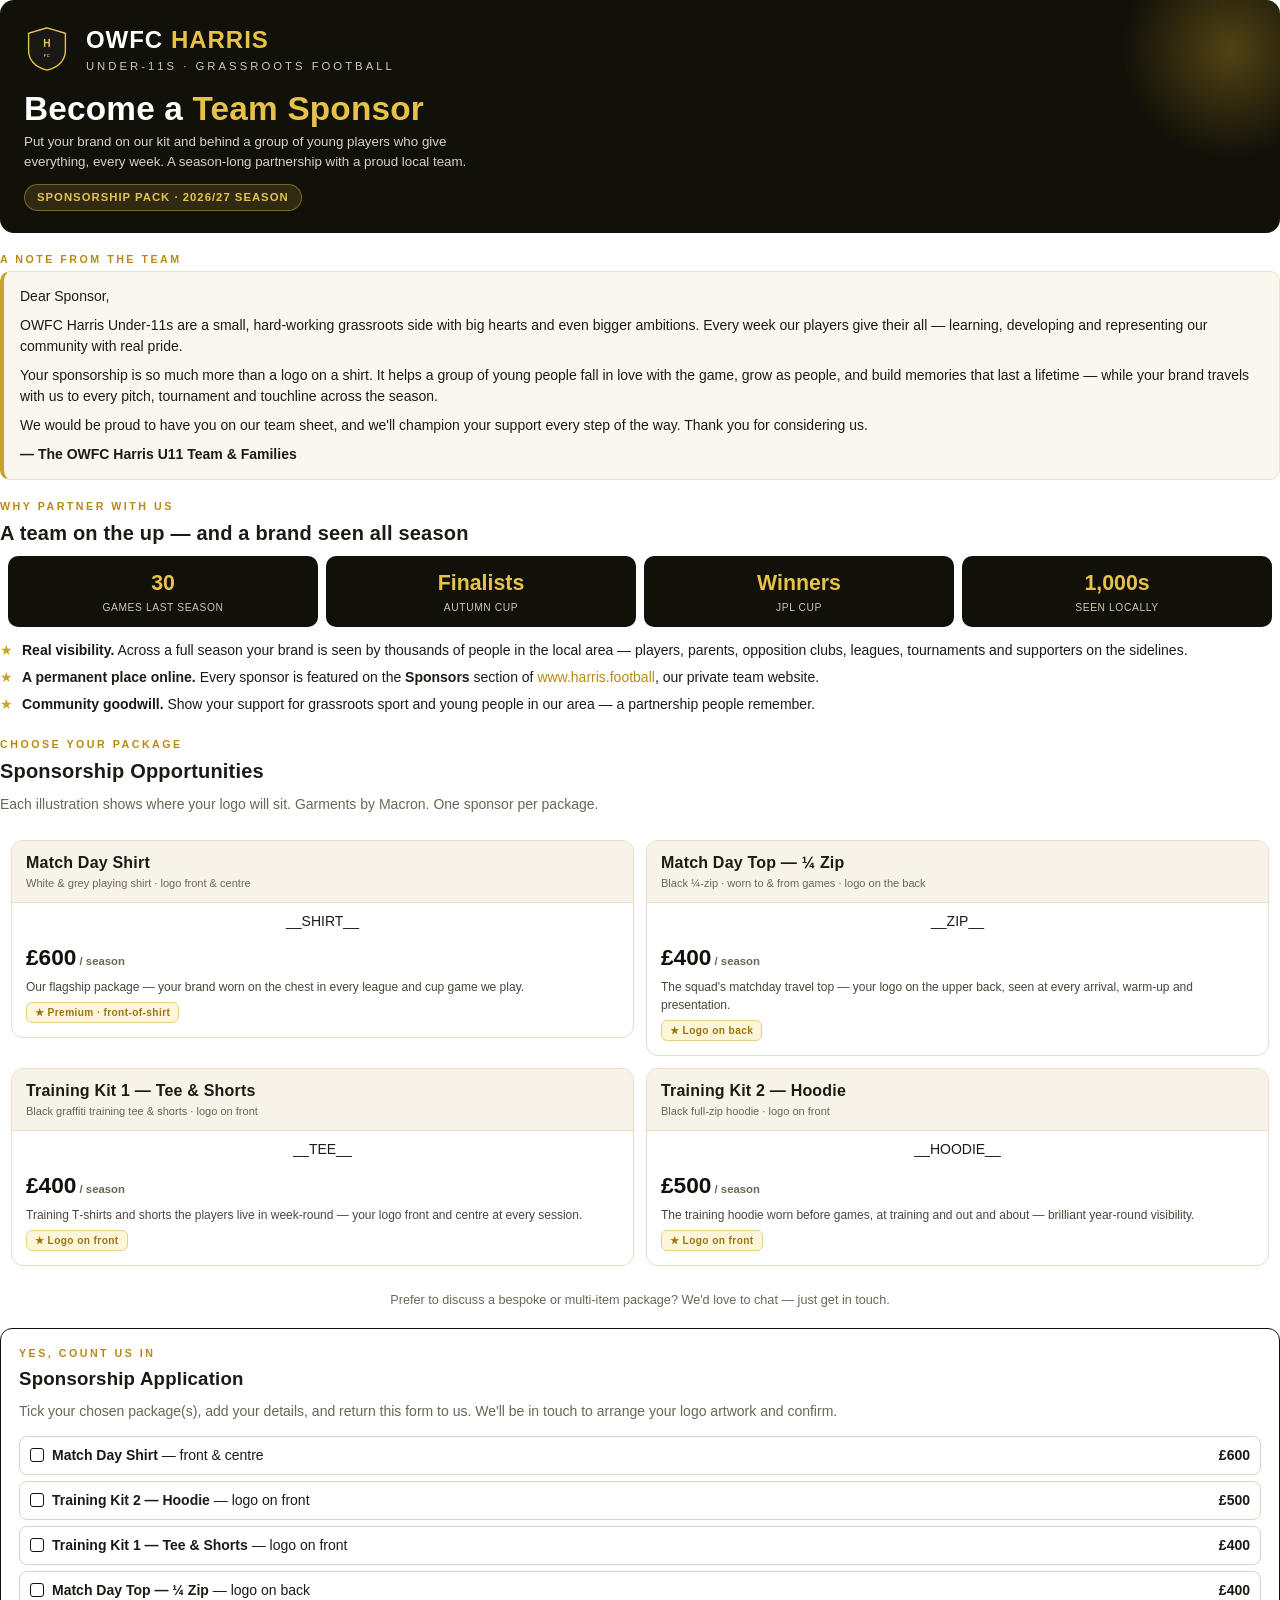
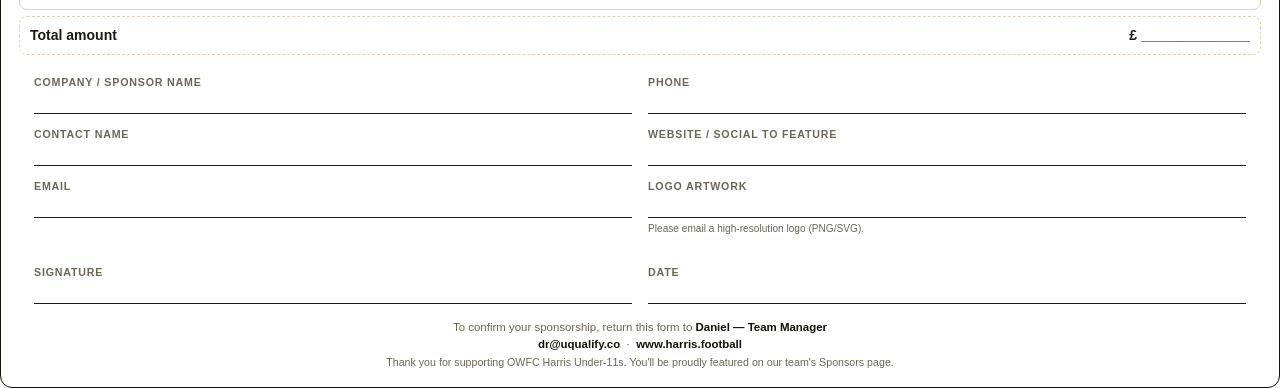
<file: sponsorship/sponsorship.html>
<!doctype html>
<html lang="en">
<head>
<meta charset="utf-8"/>
<title>OWFC Harris U11 — Sponsorship 2026/27</title>
<style>
  @page { size: A4; margin: 14mm 14mm 16mm 14mm; }
  * { box-sizing: border-box; }
  html { -weasy-hyphens: none; }
  body {
    font-family: "Helvetica Neue", Helvetica, Arial, sans-serif;
    color: #1c1a14; margin: 0; font-size: 10.5pt; line-height: 1.5;
  }
  h1,h2,h3 { font-family: "Arial Black", Arial, sans-serif; letter-spacing:.2px; margin:0; }
  .gold { color:#b78a16; }
  .muted { color:#6b6657; }
  a { color:#b78a16; text-decoration:none; }

  /* ---- hero ---- */
  .hero { background:#111009; color:#fff; border-radius:14px; padding:22px 24px; position:relative; overflow:hidden; }
  .hero:after { content:""; position:absolute; right:-60px; top:-60px; width:220px; height:220px;
    background:radial-gradient(circle, rgba(201,162,39,.35), transparent 70%); }
  .crest { display:inline-block; width:46px; height:46px; vertical-align:middle; margin-right:12px; }
  .hero .club { display:inline-block; vertical-align:middle; }
  .hero .club .k { font-size:18pt; font-weight:900; letter-spacing:1px; }
  .hero .club .k span { color:#e6c24a; }
  .hero .club .s { font-size:8.5pt; letter-spacing:3px; text-transform:uppercase; color:#cfc7b0; }
  .hero h1 { font-size:25pt; line-height:1.05; margin:16px 0 6px; }
  .hero h1 span { color:#e6c24a; }
  .hero .sub { color:#d8d2c2; max-width:62ch; font-size:10pt; }
  .season-pill { display:inline-block; margin-top:12px; background:rgba(230,194,74,.15); color:#e6c24a;
    border:1px solid rgba(230,194,74,.4); border-radius:999px; padding:4px 12px; font-size:8.5pt; font-weight:800; letter-spacing:1px; }

  /* ---- sections ---- */
  .eyebrow { color:#b78a16; font-weight:900; font-size:8pt; letter-spacing:2.5px; text-transform:uppercase; margin:0 0 4px; }
  .section { margin-top:18px; }
  .section h2 { font-size:15pt; margin-bottom:8px; }
  .lead { background:#faf7ee; border:1px solid #ece3cc; border-left:4px solid #c9a227; border-radius:10px; padding:14px 16px; }
  .lead p { margin:0 0 8px; }
  .lead p:last-child { margin-bottom:0; }
  .sign { font-weight:800; color:#1c1a14; }

  /* ---- stat chips ---- */
  .stats { width:100%; border-collapse:separate; border-spacing:8px 0; margin:6px 0 4px; }
  .stats td { width:25%; background:#111009; color:#fff; border-radius:10px; padding:12px 10px; text-align:center; vertical-align:middle; }
  .stats .n { font-size:16pt; font-weight:900; color:#e6c24a; font-family:"Arial Black",Arial; }
  .stats .l { font-size:7.7pt; color:#cfc7b0; text-transform:uppercase; letter-spacing:.6px; }
  .bene { margin:10px 0 0; padding:0; list-style:none; }
  .bene li { padding:3px 0 3px 22px; position:relative; }
  .bene li:before { content:"\2605"; position:absolute; left:0; color:#c9a227; }

  /* ---- package cards ---- */
  .pkgs { width:100%; border-collapse:separate; border-spacing:10px; }
  .pkgs td { width:50%; vertical-align:top; }
  .card { border:1px solid #e7ddc6; border-radius:12px; overflow:hidden; page-break-inside:avoid; }
  .card .top { background:#f7f3e8; padding:10px 14px; border-bottom:1px solid #e7ddc6; }
  .card .top h3 { font-size:12pt; }
  .card .top .place { font-size:8.3pt; color:#6b6657; }
  .card .art { text-align:center; padding:8px 8px 2px; }
  .card .art svg { width:150px; height:150px; }
  .card .body { padding:6px 14px 14px; }
  .card .price { font-size:17pt; font-weight:900; color:#111009; font-family:"Arial Black",Arial; }
  .card .price small { font-size:8.5pt; font-weight:700; color:#6b6657; }
  .card .desc { font-size:9pt; color:#4b4639; margin:4px 0 0; }
  .tagspot { display:inline-block; background:#fff6da; color:#9a7510; border:1px solid #e7cf86;
    border-radius:6px; padding:2px 8px; font-size:7.6pt; font-weight:800; letter-spacing:.4px; margin-top:6px; }

  /* ---- price summary ---- */
  .summary { width:100%; border-collapse:collapse; margin-top:6px; }
  .summary th, .summary td { text-align:left; padding:8px 10px; border-bottom:1px solid #eadfca; font-size:9.5pt; }
  .summary th { background:#111009; color:#e6c24a; font-size:8pt; letter-spacing:1px; text-transform:uppercase; }
  .summary td.amt, .summary th.amt { text-align:right; font-weight:800; }

  /* ---- form ---- */
  .form { border:1.5px solid #111009; border-radius:12px; padding:16px 18px; }
  .form h2 { font-size:14pt; }
  .opt { border:1px solid #ddd3bd; border-radius:8px; padding:8px 10px; margin:6px 0; }
  .opt .box { display:inline-block; width:14px; height:14px; border:1.6px solid #111009; border-radius:3px; vertical-align:-2px; margin-right:8px; }
  .opt .amt { float:right; font-weight:900; }
  .field { margin-top:12px; }
  .field .lab { font-size:8pt; font-weight:800; letter-spacing:.8px; text-transform:uppercase; color:#6b6657; }
  .line { border-bottom:1.2px solid #1c1a14; height:18px; margin-top:6px; }
  .two { width:100%; border-collapse:separate; border-spacing:14px 0; }
  .two td { width:50%; vertical-align:top; }
  .foot { margin-top:14px; text-align:center; color:#6b6657; font-size:8.6pt; }
  .foot b { color:#111009; }
  .pgbreak { page-break-before: always; }
</style>
</head>
<body>

  <!-- ============ HERO ============ -->
  <div class="hero">
    <svg class="crest" viewBox="0 0 100 100" xmlns="http://www.w3.org/2000/svg">
      <path d="M50 4 L90 16 V52 C90 76 72 90 50 96 C28 90 10 76 10 52 V16 Z" fill="#1a1813" stroke="#e6c24a" stroke-width="3"/>
      <text x="50" y="46" text-anchor="middle" font-family="Arial Black,Arial" font-size="22" fill="#e6c24a" font-weight="900">H</text>
      <text x="50" y="68" text-anchor="middle" font-family="Arial" font-size="9" fill="#fff" letter-spacing="1">FC</text>
    </svg>
    <div class="club">
      <div class="k">OWFC <span>HARRIS</span></div>
      <div class="s">Under&#8209;11s &#183; Grassroots Football</div>
    </div>
    <h1>Become a <span>Team Sponsor</span></h1>
    <div class="sub">Put your brand on our kit and behind a group of young players who give everything, every week. A season-long partnership with a proud local team.</div>
    <div class="season-pill">SPONSORSHIP PACK &#183; 2026/27 SEASON</div>
  </div>

  <!-- ============ WARM MESSAGE ============ -->
  <div class="section">
    <div class="eyebrow">A note from the team</div>
    <div class="lead">
      <p>Dear Sponsor,</p>
      <p>OWFC Harris Under&#8209;11s are a small, hard&#8209;working grassroots side with big hearts and even bigger ambitions. Every week our players give their all &mdash; learning, developing and representing our community with real pride.</p>
      <p>Your sponsorship is so much more than a logo on a shirt. It helps a group of young people fall in love with the game, grow as people, and build memories that last a lifetime &mdash; while your brand travels with us to every pitch, tournament and touchline across the season.</p>
      <p>We would be proud to have you on our team sheet, and we'll champion your support every step of the way. Thank you for considering us.</p>
      <p class="sign">&mdash; The OWFC Harris U11 Team &amp; Families</p>
    </div>
  </div>

  <!-- ============ WHY SPONSOR ============ -->
  <div class="section">
    <div class="eyebrow">Why partner with us</div>
    <h2>A team on the up &mdash; and a brand seen all season</h2>
    <table class="stats"><tr>
      <td><div class="n">30</div><div class="l">Games last season</div></td>
      <td><div class="n">Finalists</div><div class="l">Autumn Cup</div></td>
      <td><div class="n">Winners</div><div class="l">JPL Cup</div></td>
      <td><div class="n">1,000s</div><div class="l">Seen locally</div></td>
    </tr></table>
    <ul class="bene">
      <li><b>Real visibility.</b> Across a full season your brand is seen by thousands of people in the local area &mdash; players, parents, opposition clubs, leagues, tournaments and supporters on the sidelines.</li>
      <li><b>A permanent place online.</b> Every sponsor is featured on the <b>Sponsors</b> section of <a href="https://www.harris.football">www.harris.football</a>, our private team website.</li>
      <li><b>Community goodwill.</b> Show your support for grassroots sport and young people in our area &mdash; a partnership people remember.</li>
    </ul>
  </div>

  <!-- ============ PACKAGES ============ -->
  <div class="section pgbreak">
    <div class="eyebrow">Choose your package</div>
    <h2>Sponsorship Opportunities</h2>
    <p class="muted" style="margin-top:2px">Each illustration shows where your logo will sit. Garments by Macron. One sponsor per package.</p>

    <table class="pkgs">
      <tr>
        <!-- Match day shirt -->
        <td>
          <div class="card">
            <div class="top"><h3>Match Day Shirt</h3><div class="place">White &amp; grey playing shirt &middot; logo front &amp; centre</div></div>
            <div class="art">__SHIRT__</div>
            <div class="body">
              <div class="price">&pound;600<small> / season</small></div>
              <div class="desc">Our flagship package &mdash; your brand worn on the chest in every league and cup game we play.</div>
              <span class="tagspot">&#9733; Premium &middot; front-of-shirt</span>
            </div>
          </div>
        </td>
        <!-- 1/4 zip -->
        <td>
          <div class="card">
            <div class="top"><h3>Match Day Top &mdash; &frac14; Zip</h3><div class="place">Black &frac14;-zip &middot; worn to &amp; from games &middot; logo on the back</div></div>
            <div class="art">__ZIP__</div>
            <div class="body">
              <div class="price">&pound;400<small> / season</small></div>
              <div class="desc">The squad's matchday travel top &mdash; your logo on the upper back, seen at every arrival, warm-up and presentation.</div>
              <span class="tagspot">&#9733; Logo on back</span>
            </div>
          </div>
        </td>
      </tr>
      <tr>
        <!-- Training kit 1 -->
        <td>
          <div class="card">
            <div class="top"><h3>Training Kit 1 &mdash; Tee &amp; Shorts</h3><div class="place">Black graffiti training tee &amp; shorts &middot; logo on front</div></div>
            <div class="art">__TEE__</div>
            <div class="body">
              <div class="price">&pound;400<small> / season</small></div>
              <div class="desc">Training T&#8209;shirts and shorts the players live in week-round &mdash; your logo front and centre at every session.</div>
              <span class="tagspot">&#9733; Logo on front</span>
            </div>
          </div>
        </td>
        <!-- Training kit 2 -->
        <td>
          <div class="card">
            <div class="top"><h3>Training Kit 2 &mdash; Hoodie</h3><div class="place">Black full-zip hoodie &middot; logo on front</div></div>
            <div class="art">__HOODIE__</div>
            <div class="body">
              <div class="price">&pound;500<small> / season</small></div>
              <div class="desc">The training hoodie worn before games, at training and out and about &mdash; brilliant year-round visibility.</div>
              <span class="tagspot">&#9733; Logo on front</span>
            </div>
          </div>
        </td>
      </tr>
    </table>
    <p class="muted" style="text-align:center;margin-top:14px;font-size:9.5pt">Prefer to discuss a bespoke or multi-item package? We'd love to chat &mdash; just get in touch.</p>
  </div>

  <!-- ============ FORM ============ -->
  <div class="section pgbreak">
    <div class="form">
      <div class="eyebrow">Yes, count us in</div>
      <h2>Sponsorship Application</h2>
      <p class="muted" style="margin-top:2px">Tick your chosen package(s), add your details, and return this form to us. We'll be in touch to arrange your logo artwork and confirm.</p>

      <div class="opt"><span class="box"></span><b>Match Day Shirt</b> &mdash; front &amp; centre <span class="amt">&pound;600</span></div>
      <div class="opt"><span class="box"></span><b>Training Kit 2 &mdash; Hoodie</b> &mdash; logo on front <span class="amt">&pound;500</span></div>
      <div class="opt"><span class="box"></span><b>Training Kit 1 &mdash; Tee &amp; Shorts</b> &mdash; logo on front <span class="amt">&pound;400</span></div>
      <div class="opt"><span class="box"></span><b>Match Day Top &mdash; &frac14; Zip</b> &mdash; logo on back <span class="amt">&pound;400</span></div>
      <div class="opt" style="border-style:dashed"><b>Total amount</b> <span class="amt">&pound; ______________</span></div>

      <table class="two" style="margin-top:6px"><tr>
        <td>
          <div class="field"><div class="lab">Company / Sponsor name</div><div class="line"></div></div>
          <div class="field"><div class="lab">Contact name</div><div class="line"></div></div>
          <div class="field"><div class="lab">Email</div><div class="line"></div></div>
        </td>
        <td>
          <div class="field"><div class="lab">Phone</div><div class="line"></div></div>
          <div class="field"><div class="lab">Website / social to feature</div><div class="line"></div></div>
          <div class="field"><div class="lab">Logo artwork</div><div class="line"></div><div class="muted" style="font-size:7.6pt;margin-top:3px">Please email a high&#8209;resolution logo (PNG/SVG).</div></div>
        </td>
      </tr></table>

      <table class="two" style="margin-top:14px"><tr>
        <td><div class="field"><div class="lab">Signature</div><div class="line"></div></div></td>
        <td><div class="field"><div class="lab">Date</div><div class="line"></div></div></td>
      </tr></table>

      <div class="foot">
        To confirm your sponsorship, return this form to <b>Daniel &mdash; Team Manager</b><br/>
        <b>dr@uqualify.co</b> &nbsp;&middot;&nbsp; <b>www.harris.football</b><br/>
        <span style="font-size:8pt">Thank you for supporting OWFC Harris Under&#8209;11s. You'll be proudly featured on our team's Sponsors page.</span>
      </div>
    </div>
  </div>

</body>
</html>
</file>
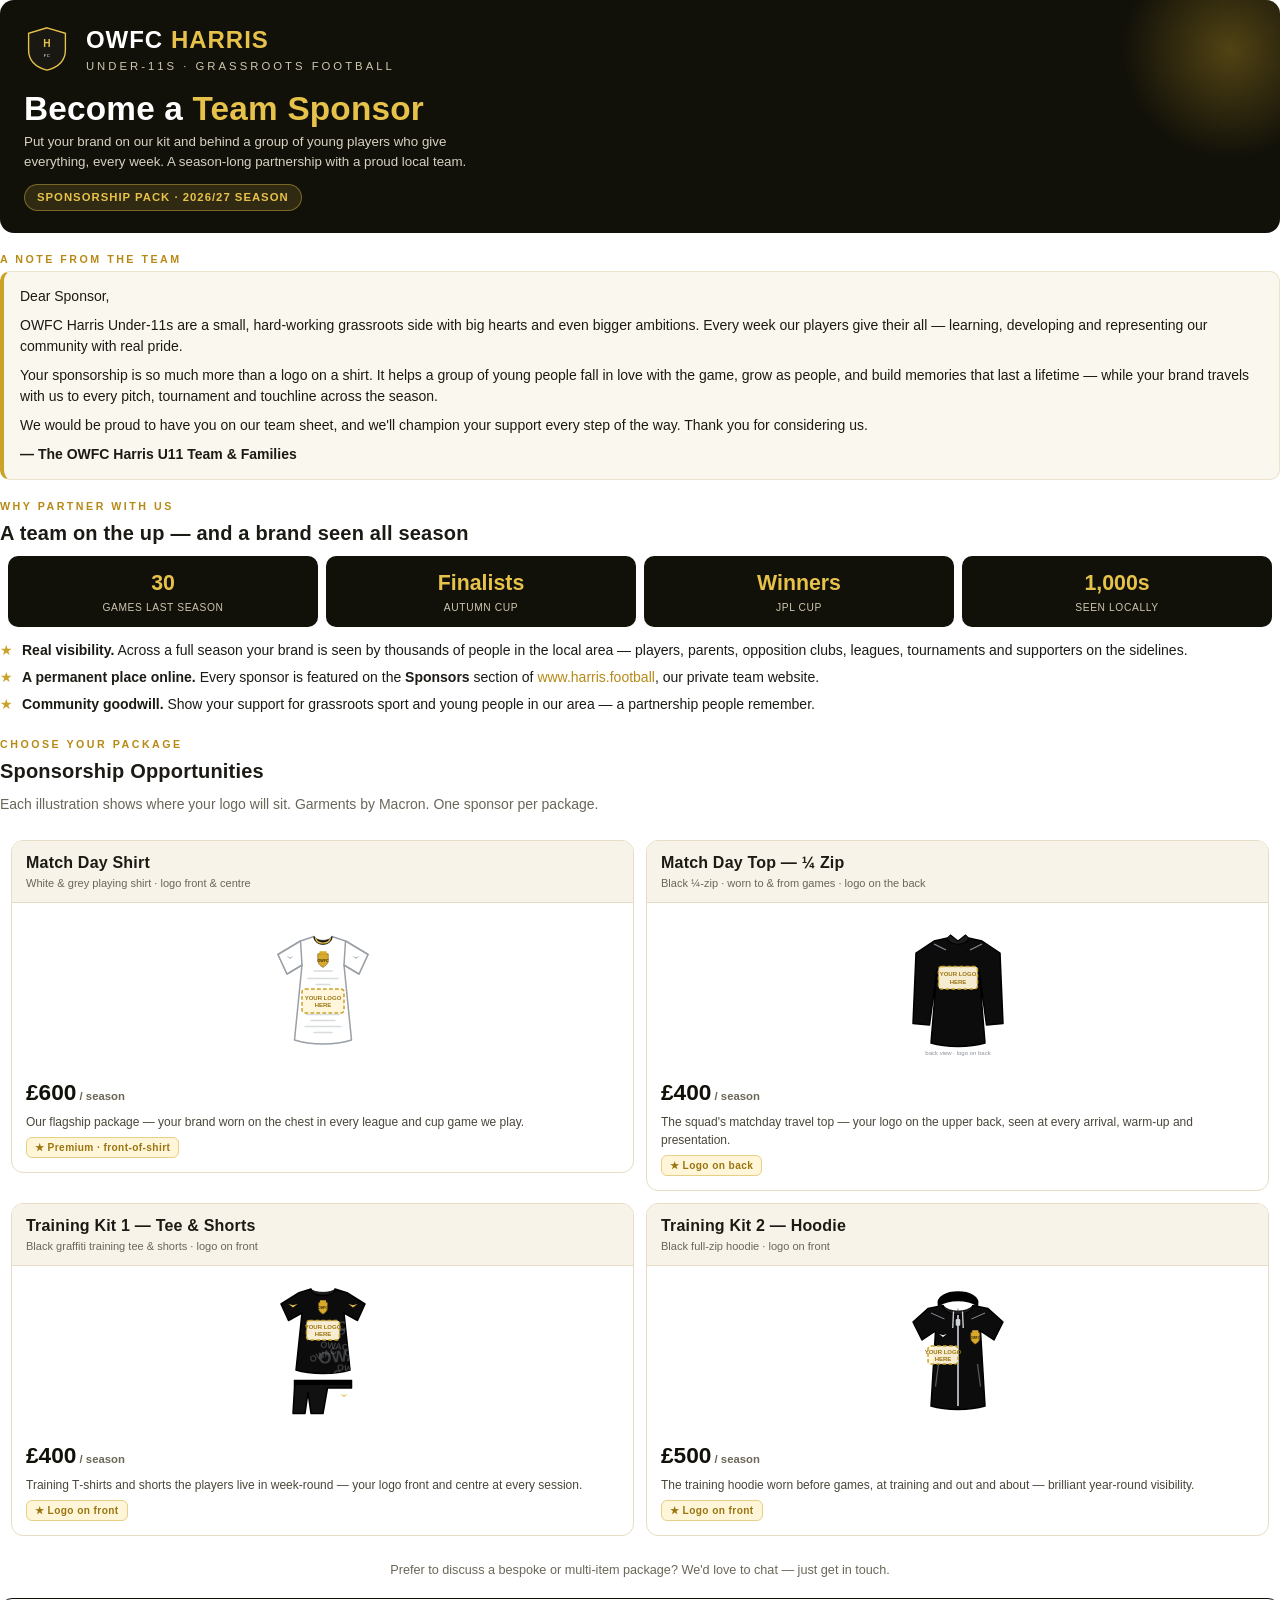
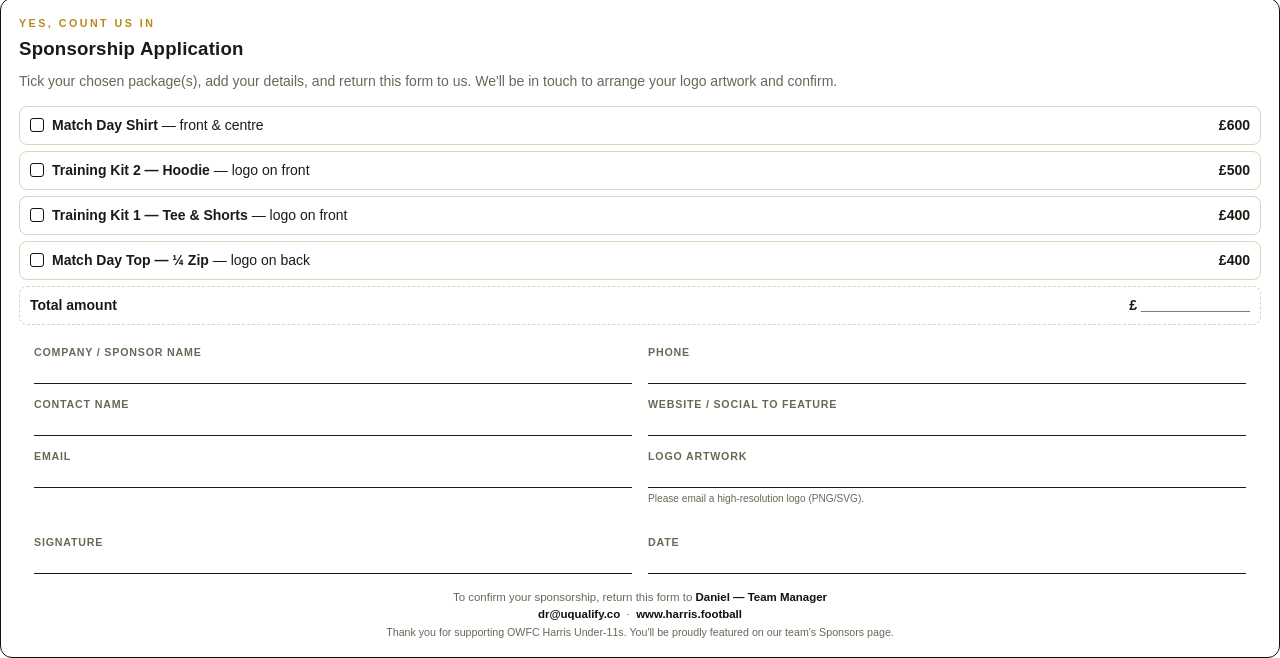
<file: sponsorship/sponsorship_final.html>
<!doctype html>
<html lang="en">
<head>
<meta charset="utf-8"/>
<title>OWFC Harris U11 — Sponsorship 2026/27</title>
<style>
  @page { size: A4; margin: 14mm 14mm 16mm 14mm; }
  * { box-sizing: border-box; }
  html { -weasy-hyphens: none; }
  body {
    font-family: "Helvetica Neue", Helvetica, Arial, sans-serif;
    color: #1c1a14; margin: 0; font-size: 10.5pt; line-height: 1.5;
  }
  h1,h2,h3 { font-family: "Arial Black", Arial, sans-serif; letter-spacing:.2px; margin:0; }
  .gold { color:#b78a16; }
  .muted { color:#6b6657; }
  a { color:#b78a16; text-decoration:none; }

  /* ---- hero ---- */
  .hero { background:#111009; color:#fff; border-radius:14px; padding:22px 24px; position:relative; overflow:hidden; }
  .hero:after { content:""; position:absolute; right:-60px; top:-60px; width:220px; height:220px;
    background:radial-gradient(circle, rgba(201,162,39,.35), transparent 70%); }
  .crest { display:inline-block; width:46px; height:46px; vertical-align:middle; margin-right:12px; }
  .hero .club { display:inline-block; vertical-align:middle; }
  .hero .club .k { font-size:18pt; font-weight:900; letter-spacing:1px; }
  .hero .club .k span { color:#e6c24a; }
  .hero .club .s { font-size:8.5pt; letter-spacing:3px; text-transform:uppercase; color:#cfc7b0; }
  .hero h1 { font-size:25pt; line-height:1.05; margin:16px 0 6px; }
  .hero h1 span { color:#e6c24a; }
  .hero .sub { color:#d8d2c2; max-width:62ch; font-size:10pt; }
  .season-pill { display:inline-block; margin-top:12px; background:rgba(230,194,74,.15); color:#e6c24a;
    border:1px solid rgba(230,194,74,.4); border-radius:999px; padding:4px 12px; font-size:8.5pt; font-weight:800; letter-spacing:1px; }

  /* ---- sections ---- */
  .eyebrow { color:#b78a16; font-weight:900; font-size:8pt; letter-spacing:2.5px; text-transform:uppercase; margin:0 0 4px; }
  .section { margin-top:18px; }
  .section h2 { font-size:15pt; margin-bottom:8px; }
  .lead { background:#faf7ee; border:1px solid #ece3cc; border-left:4px solid #c9a227; border-radius:10px; padding:14px 16px; }
  .lead p { margin:0 0 8px; }
  .lead p:last-child { margin-bottom:0; }
  .sign { font-weight:800; color:#1c1a14; }

  /* ---- stat chips ---- */
  .stats { width:100%; border-collapse:separate; border-spacing:8px 0; margin:6px 0 4px; }
  .stats td { width:25%; background:#111009; color:#fff; border-radius:10px; padding:12px 10px; text-align:center; vertical-align:middle; }
  .stats .n { font-size:16pt; font-weight:900; color:#e6c24a; font-family:"Arial Black",Arial; }
  .stats .l { font-size:7.7pt; color:#cfc7b0; text-transform:uppercase; letter-spacing:.6px; }
  .bene { margin:10px 0 0; padding:0; list-style:none; }
  .bene li { padding:3px 0 3px 22px; position:relative; }
  .bene li:before { content:"\2605"; position:absolute; left:0; color:#c9a227; }

  /* ---- package cards ---- */
  .pkgs { width:100%; border-collapse:separate; border-spacing:10px; }
  .pkgs td { width:50%; vertical-align:top; }
  .card { border:1px solid #e7ddc6; border-radius:12px; overflow:hidden; page-break-inside:avoid; }
  .card .top { background:#f7f3e8; padding:10px 14px; border-bottom:1px solid #e7ddc6; }
  .card .top h3 { font-size:12pt; }
  .card .top .place { font-size:8.3pt; color:#6b6657; }
  .card .art { text-align:center; padding:8px 8px 2px; }
  .card .art svg { width:150px; height:150px; }
  .card .body { padding:6px 14px 14px; }
  .card .price { font-size:17pt; font-weight:900; color:#111009; font-family:"Arial Black",Arial; }
  .card .price small { font-size:8.5pt; font-weight:700; color:#6b6657; }
  .card .desc { font-size:9pt; color:#4b4639; margin:4px 0 0; }
  .tagspot { display:inline-block; background:#fff6da; color:#9a7510; border:1px solid #e7cf86;
    border-radius:6px; padding:2px 8px; font-size:7.6pt; font-weight:800; letter-spacing:.4px; margin-top:6px; }

  /* ---- price summary ---- */
  .summary { width:100%; border-collapse:collapse; margin-top:6px; }
  .summary th, .summary td { text-align:left; padding:8px 10px; border-bottom:1px solid #eadfca; font-size:9.5pt; }
  .summary th { background:#111009; color:#e6c24a; font-size:8pt; letter-spacing:1px; text-transform:uppercase; }
  .summary td.amt, .summary th.amt { text-align:right; font-weight:800; }

  /* ---- form ---- */
  .form { border:1.5px solid #111009; border-radius:12px; padding:16px 18px; }
  .form h2 { font-size:14pt; }
  .opt { border:1px solid #ddd3bd; border-radius:8px; padding:8px 10px; margin:6px 0; }
  .opt .box { display:inline-block; width:14px; height:14px; border:1.6px solid #111009; border-radius:3px; vertical-align:-2px; margin-right:8px; }
  .opt .amt { float:right; font-weight:900; }
  .field { margin-top:12px; }
  .field .lab { font-size:8pt; font-weight:800; letter-spacing:.8px; text-transform:uppercase; color:#6b6657; }
  .line { border-bottom:1.2px solid #1c1a14; height:18px; margin-top:6px; }
  .two { width:100%; border-collapse:separate; border-spacing:14px 0; }
  .two td { width:50%; vertical-align:top; }
  .foot { margin-top:14px; text-align:center; color:#6b6657; font-size:8.6pt; }
  .foot b { color:#111009; }
  .pgbreak { page-break-before: always; }
</style>
</head>
<body>

  <!-- ============ HERO ============ -->
  <div class="hero">
    <svg class="crest" viewBox="0 0 100 100" xmlns="http://www.w3.org/2000/svg">
      <path d="M50 4 L90 16 V52 C90 76 72 90 50 96 C28 90 10 76 10 52 V16 Z" fill="#1a1813" stroke="#e6c24a" stroke-width="3"/>
      <text x="50" y="46" text-anchor="middle" font-family="Arial Black,Arial" font-size="22" fill="#e6c24a" font-weight="900">H</text>
      <text x="50" y="68" text-anchor="middle" font-family="Arial" font-size="9" fill="#fff" letter-spacing="1">FC</text>
    </svg>
    <div class="club">
      <div class="k">OWFC <span>HARRIS</span></div>
      <div class="s">Under&#8209;11s &#183; Grassroots Football</div>
    </div>
    <h1>Become a <span>Team Sponsor</span></h1>
    <div class="sub">Put your brand on our kit and behind a group of young players who give everything, every week. A season-long partnership with a proud local team.</div>
    <div class="season-pill">SPONSORSHIP PACK &#183; 2026/27 SEASON</div>
  </div>

  <!-- ============ WARM MESSAGE ============ -->
  <div class="section">
    <div class="eyebrow">A note from the team</div>
    <div class="lead">
      <p>Dear Sponsor,</p>
      <p>OWFC Harris Under&#8209;11s are a small, hard&#8209;working grassroots side with big hearts and even bigger ambitions. Every week our players give their all &mdash; learning, developing and representing our community with real pride.</p>
      <p>Your sponsorship is so much more than a logo on a shirt. It helps a group of young people fall in love with the game, grow as people, and build memories that last a lifetime &mdash; while your brand travels with us to every pitch, tournament and touchline across the season.</p>
      <p>We would be proud to have you on our team sheet, and we'll champion your support every step of the way. Thank you for considering us.</p>
      <p class="sign">&mdash; The OWFC Harris U11 Team &amp; Families</p>
    </div>
  </div>

  <!-- ============ WHY SPONSOR ============ -->
  <div class="section">
    <div class="eyebrow">Why partner with us</div>
    <h2>A team on the up &mdash; and a brand seen all season</h2>
    <table class="stats"><tr>
      <td><div class="n">30</div><div class="l">Games last season</div></td>
      <td><div class="n">Finalists</div><div class="l">Autumn Cup</div></td>
      <td><div class="n">Winners</div><div class="l">JPL Cup</div></td>
      <td><div class="n">1,000s</div><div class="l">Seen locally</div></td>
    </tr></table>
    <ul class="bene">
      <li><b>Real visibility.</b> Across a full season your brand is seen by thousands of people in the local area &mdash; players, parents, opposition clubs, leagues, tournaments and supporters on the sidelines.</li>
      <li><b>A permanent place online.</b> Every sponsor is featured on the <b>Sponsors</b> section of <a href="https://www.harris.football">www.harris.football</a>, our private team website.</li>
      <li><b>Community goodwill.</b> Show your support for grassroots sport and young people in our area &mdash; a partnership people remember.</li>
    </ul>
  </div>

  <!-- ============ PACKAGES ============ -->
  <div class="section pgbreak">
    <div class="eyebrow">Choose your package</div>
    <h2>Sponsorship Opportunities</h2>
    <p class="muted" style="margin-top:2px">Each illustration shows where your logo will sit. Garments by Macron. One sponsor per package.</p>

    <table class="pkgs">
      <tr>
        <!-- Match day shirt -->
        <td>
          <div class="card">
            <div class="top"><h3>Match Day Shirt</h3><div class="place">White &amp; grey playing shirt &middot; logo front &amp; centre</div></div>
            <div class="art"><svg viewBox="0 0 200 200" xmlns="http://www.w3.org/2000/svg">
  <path d="M88 34 L70 40 L40 58 L52 84 L72 72 L62 172 C84 179 116 179 138 172 L128 72 L148 84 L160 58 L130 40 L112 34 C112 46 88 46 88 34 Z" fill="#ffffff" stroke="#9aa0a6" stroke-width="2" stroke-linejoin="round"/>
  <line x1="88" y1="80" x2="112" y2="80" stroke="#cfd3d8" stroke-width="2" stroke-linecap="round" opacity="0.8"/><line x1="80" y1="90" x2="120" y2="90" stroke="#cfd3d8" stroke-width="2" stroke-linecap="round" opacity="0.8"/><line x1="91" y1="98" x2="109" y2="98" stroke="#cfd3d8" stroke-width="2" stroke-linecap="round" opacity="0.8"/><line x1="76" y1="106" x2="124" y2="106" stroke="#cfd3d8" stroke-width="2" stroke-linecap="round" opacity="0.8"/><line x1="86" y1="114" x2="114" y2="114" stroke="#cfd3d8" stroke-width="2" stroke-linecap="round" opacity="0.8"/><line x1="74" y1="122" x2="126" y2="122" stroke="#cfd3d8" stroke-width="2" stroke-linecap="round" opacity="0.8"/><line x1="89" y1="130" x2="111" y2="130" stroke="#cfd3d8" stroke-width="2" stroke-linecap="round" opacity="0.8"/><line x1="78" y1="138" x2="122" y2="138" stroke="#cfd3d8" stroke-width="2" stroke-linecap="round" opacity="0.8"/><line x1="84" y1="146" x2="116" y2="146" stroke="#cfd3d8" stroke-width="2" stroke-linecap="round" opacity="0.8"/><line x1="76" y1="154" x2="124" y2="154" stroke="#cfd3d8" stroke-width="2" stroke-linecap="round" opacity="0.8"/><line x1="88" y1="162" x2="112" y2="162" stroke="#cfd3d8" stroke-width="2" stroke-linecap="round" opacity="0.8"/>
  <path d="M70 40 L40 58 L52 84 L72 72 Z" fill="#ffffff" stroke="#9aa0a6" stroke-width="2" stroke-linejoin="round"/>
  <path d="M130 40 L160 58 L148 84 L128 72 Z" fill="#ffffff" stroke="#9aa0a6" stroke-width="2" stroke-linejoin="round"/>
  <path d="M51,60 L56,64.0 L61,60 L56,61.5 Z" fill="#b9bec4"/> <path d="M139,60 L144,64.0 L149,60 L144,61.5 Z" fill="#b9bec4"/>
  <path d="M88 34 C88 48 112 48 112 34 C108 41 92 41 88 34 Z" fill="#15140f" stroke="#15140f" stroke-width="1"/>
  <path d="M90 36 C92 45 108 45 110 36" fill="none" stroke="#e6c24a" stroke-width="1.6"/>
  <path d="M93,57 L107,57 L107,66.1 C107,71.7 100,75.2 100,75.2 C100,75.2 93,71.7 93,66.1 Z" fill="#d8a92a" stroke="#5e4708" stroke-width="0.7"/><rect x="95.1" y="53.5" width="9.799999999999999" height="4.2" rx="1" fill="#d8a92a"/><text x="100" y="67.5" text-anchor="middle" font-family="Arial" font-size="4.8999999999999995" fill="#3a2e08" font-weight="bold">OWFC</text>
  <rect x="72" y="104" width="56" height="32" rx="4" fill="#fff6da" fill-opacity="0.96" stroke="#c9a227" stroke-width="2" stroke-dasharray="5 3"/><text x="100.0" y="118.0" text-anchor="middle" font-family="Arial" font-size="8" font-weight="bold" fill="#9a7510">YOUR LOGO</text><text x="100.0" y="128.0" text-anchor="middle" font-family="Arial" font-size="8" font-weight="bold" fill="#9a7510">HERE</text>
</svg></div>
            <div class="body">
              <div class="price">&pound;600<small> / season</small></div>
              <div class="desc">Our flagship package &mdash; your brand worn on the chest in every league and cup game we play.</div>
              <span class="tagspot">&#9733; Premium &middot; front-of-shirt</span>
            </div>
          </div>
        </td>
        <!-- 1/4 zip -->
        <td>
          <div class="card">
            <div class="top"><h3>Match Day Top &mdash; &frac14; Zip</h3><div class="place">Black &frac14;-zip &middot; worn to &amp; from games &middot; logo on the back</div></div>
            <div class="art"><svg viewBox="0 0 200 200" xmlns="http://www.w3.org/2000/svg">
  <path d="M86 36 L68 40 L44 56 L40 150 L62 152 L72 78 L64 176 C84 182 116 182 136 176 L128 78 L138 152 L160 150 L156 56 L132 40 L114 36 C114 46 86 46 86 36 Z"
        fill="#0c0c0c" stroke="#000" stroke-width="2" stroke-linejoin="round"/>
  <path d="M68 44 L84 52" stroke="#8a8f98" stroke-width="1.4"/>
  <path d="M132 44 L116 52" stroke="#8a8f98" stroke-width="1.4"/>
  <path d="M86 36 C86 47 114 47 114 36 L110 32 L100 40 L90 32 Z" fill="#1c1c1c" stroke="#000" stroke-width="1.4"/>
  <rect x="74" y="74" width="52" height="30" rx="4" fill="#fff6da" fill-opacity="0.96" stroke="#c9a227" stroke-width="2" stroke-dasharray="5 3"/><text x="100.0" y="87.0" text-anchor="middle" font-family="Arial" font-size="8" font-weight="bold" fill="#9a7510">YOUR LOGO</text><text x="100.0" y="97.0" text-anchor="middle" font-family="Arial" font-size="8" font-weight="bold" fill="#9a7510">HERE</text>
  <text x="100" y="192" text-anchor="middle" font-family="Arial" font-size="8" fill="#8a8f98">back view &#183; logo on back</text>
</svg></div>
            <div class="body">
              <div class="price">&pound;400<small> / season</small></div>
              <div class="desc">The squad's matchday travel top &mdash; your logo on the upper back, seen at every arrival, warm-up and presentation.</div>
              <span class="tagspot">&#9733; Logo on back</span>
            </div>
          </div>
        </td>
      </tr>
      <tr>
        <!-- Training kit 1 -->
        <td>
          <div class="card">
            <div class="top"><h3>Training Kit 1 &mdash; Tee &amp; Shorts</h3><div class="place">Black graffiti training tee &amp; shorts &middot; logo on front</div></div>
            <div class="art"><svg viewBox="0 0 200 200" xmlns="http://www.w3.org/2000/svg">
  <defs><clipPath id="teebody"><path d="M84 20 L68 25 L44 40 L54 62 L72 52 L64 128 C82 134 118 134 136 128 L128 52 L146 62 L156 40 L132 25 L116 20 C116 31 84 31 84 20 Z"/></clipPath></defs>
  <path d="M84 20 L68 25 L44 40 L54 62 L72 52 L64 128 C82 134 118 134 136 128 L128 52 L146 62 L156 40 L132 25 L116 20 C116 31 84 31 84 20 Z"
        fill="#0c0c0c" stroke="#000" stroke-width="2" stroke-linejoin="round"/>
  <g clip-path="url(#teebody)"><text x="78" y="86" font-family="Arial Black,Arial" font-size="18" fill="#6e7278" opacity="0.5" transform="rotate(-12 78 86)" font-weight="900">OWAC</text><text x="120" y="80" font-family="Arial Black,Arial" font-size="12" fill="#6e7278" opacity="0.5" transform="rotate(8 120 80)" font-weight="900">OWAC</text><text x="95" y="120" font-family="Arial Black,Arial" font-size="22" fill="#6e7278" opacity="0.5" transform="rotate(-6 95 120)" font-weight="900">OWAC</text><text x="118" y="128" font-family="Arial Black,Arial" font-size="12" fill="#6e7278" opacity="0.5" transform="rotate(10 118 128)" font-weight="900">OWAC</text><text x="78" y="150" font-family="Arial Black,Arial" font-size="16" fill="#6e7278" opacity="0.5" transform="rotate(-14 78 150)" font-weight="900">OWAC</text><text x="122" y="150" font-family="Arial Black,Arial" font-size="14" fill="#6e7278" opacity="0.5" transform="rotate(6 122 150)" font-weight="900">OWAC</text><text x="100" y="160" font-family="Arial Black,Arial" font-size="20" fill="#6e7278" opacity="0.5" transform="rotate(0 100 160)" font-weight="900">OWAC</text><text x="84" y="118" font-family="Arial Black,Arial" font-size="12" fill="#6e7278" opacity="0.5" transform="rotate(-20 84 118)" font-weight="900">OWAC</text><text x="128" y="108" font-family="Arial Black,Arial" font-size="12" fill="#6e7278" opacity="0.5" transform="rotate(14 128 108)" font-weight="900">OWAC</text><text x="96" y="98" font-family="Arial Black,Arial" font-size="12" fill="#6e7278" opacity="0.5" transform="rotate(6 96 98)" font-weight="900">OWAC</text></g>
  <path d="M54,40 L60,44.8 L66,40 L60,41.8 Z" fill="#e6c24a"/> <path d="M134,40 L140,44.8 L146,40 L140,41.8 Z" fill="#e6c24a"/>
  <path d="M84 20 C84 31 116 31 116 20 C112 26 88 26 84 20 Z" fill="#1c1c1c" stroke="#000" stroke-width="1.2"/>
  <path d="M94,38 L106,38 L106,45.8 C106,50.6 100,53.6 100,53.6 C100,53.6 94,50.6 94,45.8 Z" fill="#d8a92a" stroke="#5e4708" stroke-width="0.7"/><rect x="95.8" y="35.0" width="8.399999999999999" height="3.5999999999999996" rx="1" fill="#d8a92a"/><text x="100" y="47.0" text-anchor="middle" font-family="Arial" font-size="4.199999999999999" fill="#3a2e08" font-weight="bold">OWFC</text>
  <rect x="78" y="62" width="44" height="26" rx="4" fill="#fff6da" fill-opacity="0.96" stroke="#c9a227" stroke-width="2" stroke-dasharray="5 3"/><text x="100.0" y="73.0" text-anchor="middle" font-family="Arial" font-size="8" font-weight="bold" fill="#9a7510">YOUR LOGO</text><text x="100.0" y="83.0" text-anchor="middle" font-family="Arial" font-size="8" font-weight="bold" fill="#9a7510">HERE</text>
  <!-- shorts -->
  <path d="M62 142 L138 142 L138 152 L106 152 L100 186 L84 186 L80 158 L76 186 L60 186 L62 152 Z"
        fill="#111" stroke="#000" stroke-width="2" stroke-linejoin="round"/>
  <rect x="62" y="142" width="76" height="6" fill="#000"/>
  <path d="M123,160 L128,164.0 L133,160 L128,161.5 Z" fill="#e6c24a"/>
</svg></div>
            <div class="body">
              <div class="price">&pound;400<small> / season</small></div>
              <div class="desc">Training T&#8209;shirts and shorts the players live in week-round &mdash; your logo front and centre at every session.</div>
              <span class="tagspot">&#9733; Logo on front</span>
            </div>
          </div>
        </td>
        <!-- Training kit 2 -->
        <td>
          <div class="card">
            <div class="top"><h3>Training Kit 2 &mdash; Hoodie</h3><div class="place">Black full-zip hoodie &middot; logo on front</div></div>
            <div class="art"><svg viewBox="0 0 200 200" xmlns="http://www.w3.org/2000/svg">
  <!-- hood -->
  <path d="M74 42 C68 18 132 18 126 42 C112 33 88 33 74 42 Z" fill="#000" stroke="#000" stroke-width="2"/>
  <!-- body -->
  <path d="M80 42 L60 46 L40 64 L52 88 L70 76 L64 176 C84 182 116 182 136 176 L130 76 L148 88 L160 64 L140 46 L120 42 C118 56 82 56 80 42 Z"
        fill="#0c0c0c" stroke="#000" stroke-width="2" stroke-linejoin="round"/>
  <!-- shoulder piping -->
  <path d="M64 52 L82 60" stroke="#8a8f98" stroke-width="1.3"/>
  <path d="M136 52 L118 60" stroke="#8a8f98" stroke-width="1.3"/>
  <!-- centre silver zip -->
  <line x1="100" y1="46" x2="100" y2="176" stroke="#b8bdc4" stroke-width="2.4"/>
  <rect x="97" y="60" width="6" height="9" rx="1.5" fill="#cfd3d8"/>
  <!-- neck rib -->
  <path d="M80 42 C84 58 116 58 120 42 C112 52 88 52 80 42 Z" fill="#1c1c1c" stroke="#000" stroke-width="1.2"/>
  <!-- drawcords -->
  <line x1="94" y1="50" x2="93" y2="72" stroke="#cfd3d8" stroke-width="1.8"/>
  <line x1="106" y1="50" x2="107" y2="72" stroke="#cfd3d8" stroke-width="1.8"/>
  <path d="M117,78 L129,78 L129,85.8 C129,90.6 123,93.6 123,93.6 C123,93.6 117,90.6 117,85.8 Z" fill="#d8a92a" stroke="#5e4708" stroke-width="0.7"/><rect x="118.8" y="75.0" width="8.399999999999999" height="3.5999999999999996" rx="1" fill="#d8a92a"/><text x="123" y="87.0" text-anchor="middle" font-family="Arial" font-size="4.199999999999999" fill="#3a2e08" font-weight="bold">OWFC</text>
  <path d="M75,80 L80,84.0 L85,80 L80,81.5 Z" fill="#ffffff"/>
  <rect x="60" y="96" width="40" height="24" rx="4" fill="#fff6da" fill-opacity="0.96" stroke="#c9a227" stroke-width="2" stroke-dasharray="5 3"/><text x="80.0" y="106.0" text-anchor="middle" font-family="Arial" font-size="8" font-weight="bold" fill="#9a7510">YOUR LOGO</text><text x="80.0" y="116.0" text-anchor="middle" font-family="Arial" font-size="8" font-weight="bold" fill="#9a7510">HERE</text>
  <!-- side zip pockets -->
  <line x1="74" y1="120" x2="70" y2="150" stroke="#5a5e64" stroke-width="1.6"/>
  <line x1="126" y1="120" x2="130" y2="150" stroke="#5a5e64" stroke-width="1.6"/>
</svg></div>
            <div class="body">
              <div class="price">&pound;500<small> / season</small></div>
              <div class="desc">The training hoodie worn before games, at training and out and about &mdash; brilliant year-round visibility.</div>
              <span class="tagspot">&#9733; Logo on front</span>
            </div>
          </div>
        </td>
      </tr>
    </table>
    <p class="muted" style="text-align:center;margin-top:14px;font-size:9.5pt">Prefer to discuss a bespoke or multi-item package? We'd love to chat &mdash; just get in touch.</p>
  </div>

  <!-- ============ FORM ============ -->
  <div class="section pgbreak">
    <div class="form">
      <div class="eyebrow">Yes, count us in</div>
      <h2>Sponsorship Application</h2>
      <p class="muted" style="margin-top:2px">Tick your chosen package(s), add your details, and return this form to us. We'll be in touch to arrange your logo artwork and confirm.</p>

      <div class="opt"><span class="box"></span><b>Match Day Shirt</b> &mdash; front &amp; centre <span class="amt">&pound;600</span></div>
      <div class="opt"><span class="box"></span><b>Training Kit 2 &mdash; Hoodie</b> &mdash; logo on front <span class="amt">&pound;500</span></div>
      <div class="opt"><span class="box"></span><b>Training Kit 1 &mdash; Tee &amp; Shorts</b> &mdash; logo on front <span class="amt">&pound;400</span></div>
      <div class="opt"><span class="box"></span><b>Match Day Top &mdash; &frac14; Zip</b> &mdash; logo on back <span class="amt">&pound;400</span></div>
      <div class="opt" style="border-style:dashed"><b>Total amount</b> <span class="amt">&pound; ______________</span></div>

      <table class="two" style="margin-top:6px"><tr>
        <td>
          <div class="field"><div class="lab">Company / Sponsor name</div><div class="line"></div></div>
          <div class="field"><div class="lab">Contact name</div><div class="line"></div></div>
          <div class="field"><div class="lab">Email</div><div class="line"></div></div>
        </td>
        <td>
          <div class="field"><div class="lab">Phone</div><div class="line"></div></div>
          <div class="field"><div class="lab">Website / social to feature</div><div class="line"></div></div>
          <div class="field"><div class="lab">Logo artwork</div><div class="line"></div><div class="muted" style="font-size:7.6pt;margin-top:3px">Please email a high&#8209;resolution logo (PNG/SVG).</div></div>
        </td>
      </tr></table>

      <table class="two" style="margin-top:14px"><tr>
        <td><div class="field"><div class="lab">Signature</div><div class="line"></div></div></td>
        <td><div class="field"><div class="lab">Date</div><div class="line"></div></div></td>
      </tr></table>

      <div class="foot">
        To confirm your sponsorship, return this form to <b>Daniel &mdash; Team Manager</b><br/>
        <b>dr@uqualify.co</b> &nbsp;&middot;&nbsp; <b>www.harris.football</b><br/>
        <span style="font-size:8pt">Thank you for supporting OWFC Harris Under&#8209;11s. You'll be proudly featured on our team's Sponsors page.</span>
      </div>
    </div>
  </div>

</body>
</html>
</file>
